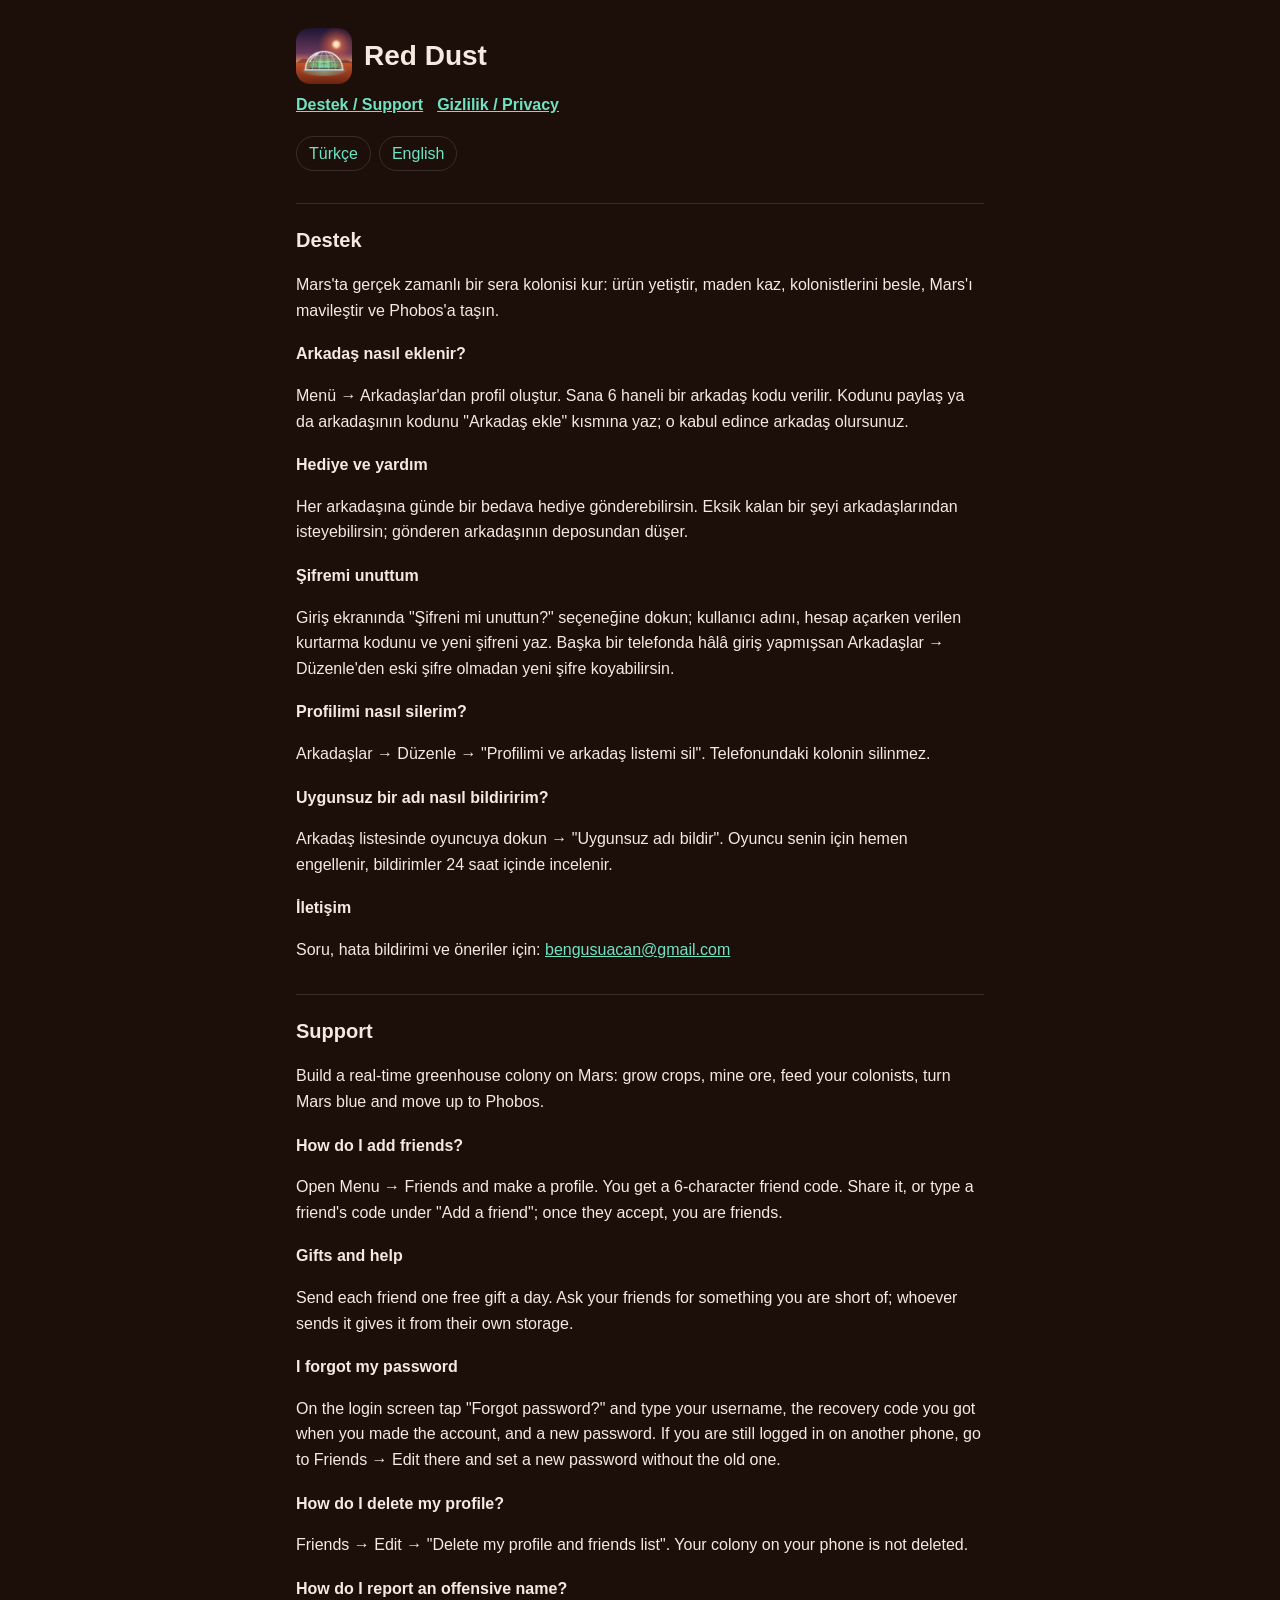
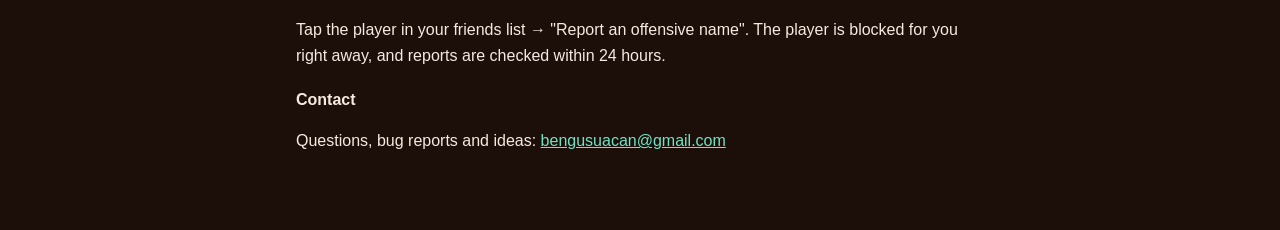
<file: index.html>
<!doctype html><html lang="tr"><head><meta charset="utf-8"><meta name="viewport" content="width=device-width,initial-scale=1">
<title>Red Dust · Destek / Support</title><link rel="stylesheet" href="style.css"><link rel="icon" href="icon.png"></head><body><main>
<header><img src="icon.png" alt=""><h1>Red Dust</h1></header>
<nav><a href="index.html">Destek / Support</a><a href="privacy.html">Gizlilik / Privacy</a></nav>
<div class="lang"><a href="#tr">Türkçe</a><a href="#en">English</a></div>

<section id="tr">
<h2>Destek</h2>
<p>Mars'ta gerçek zamanlı bir sera kolonisi kur: ürün yetiştir, maden kaz, kolonistlerini besle, Mars'ı mavileştir ve Phobos'a taşın.</p>
<h3>Arkadaş nasıl eklenir?</h3>
<p>Menü → Arkadaşlar'dan profil oluştur. Sana 6 haneli bir arkadaş kodu verilir. Kodunu paylaş ya da arkadaşının kodunu "Arkadaş ekle" kısmına yaz; o kabul edince arkadaş olursunuz.</p>
<h3>Hediye ve yardım</h3>
<p>Her arkadaşına günde bir bedava hediye gönderebilirsin. Eksik kalan bir şeyi arkadaşlarından isteyebilirsin; gönderen arkadaşının deposundan düşer.</p>
<h3>Şifremi unuttum</h3>
<p>Giriş ekranında "Şifreni mi unuttun?" seçeneğine dokun; kullanıcı adını, hesap açarken verilen kurtarma kodunu ve yeni şifreni yaz. Başka bir telefonda hâlâ giriş yapmışsan Arkadaşlar → Düzenle'den eski şifre olmadan yeni şifre koyabilirsin.</p>
<h3>Profilimi nasıl silerim?</h3>
<p>Arkadaşlar → Düzenle → "Profilimi ve arkadaş listemi sil". Telefonundaki kolonin silinmez.</p>
<h3>Uygunsuz bir adı nasıl bildiririm?</h3>
<p>Arkadaş listesinde oyuncuya dokun → "Uygunsuz adı bildir". Oyuncu senin için hemen engellenir, bildirimler 24 saat içinde incelenir.</p>
<h3>İletişim</h3>
<p>Soru, hata bildirimi ve öneriler için: <a href="mailto:bengusuacan@gmail.com">bengusuacan@gmail.com</a></p>
</section>

<section id="en">
<h2>Support</h2>
<p>Build a real-time greenhouse colony on Mars: grow crops, mine ore, feed your colonists, turn Mars blue and move up to Phobos.</p>
<h3>How do I add friends?</h3>
<p>Open Menu → Friends and make a profile. You get a 6-character friend code. Share it, or type a friend's code under "Add a friend"; once they accept, you are friends.</p>
<h3>Gifts and help</h3>
<p>Send each friend one free gift a day. Ask your friends for something you are short of; whoever sends it gives it from their own storage.</p>
<h3>I forgot my password</h3>
<p>On the login screen tap "Forgot password?" and type your username, the recovery code you got when you made the account, and a new password. If you are still logged in on another phone, go to Friends → Edit there and set a new password without the old one.</p>
<h3>How do I delete my profile?</h3>
<p>Friends → Edit → "Delete my profile and friends list". Your colony on your phone is not deleted.</p>
<h3>How do I report an offensive name?</h3>
<p>Tap the player in your friends list → "Report an offensive name". The player is blocked for you right away, and reports are checked within 24 hours.</p>
<h3>Contact</h3>
<p>Questions, bug reports and ideas: <a href="mailto:bengusuacan@gmail.com">bengusuacan@gmail.com</a></p>
</section>
</main></body></html>
</file>
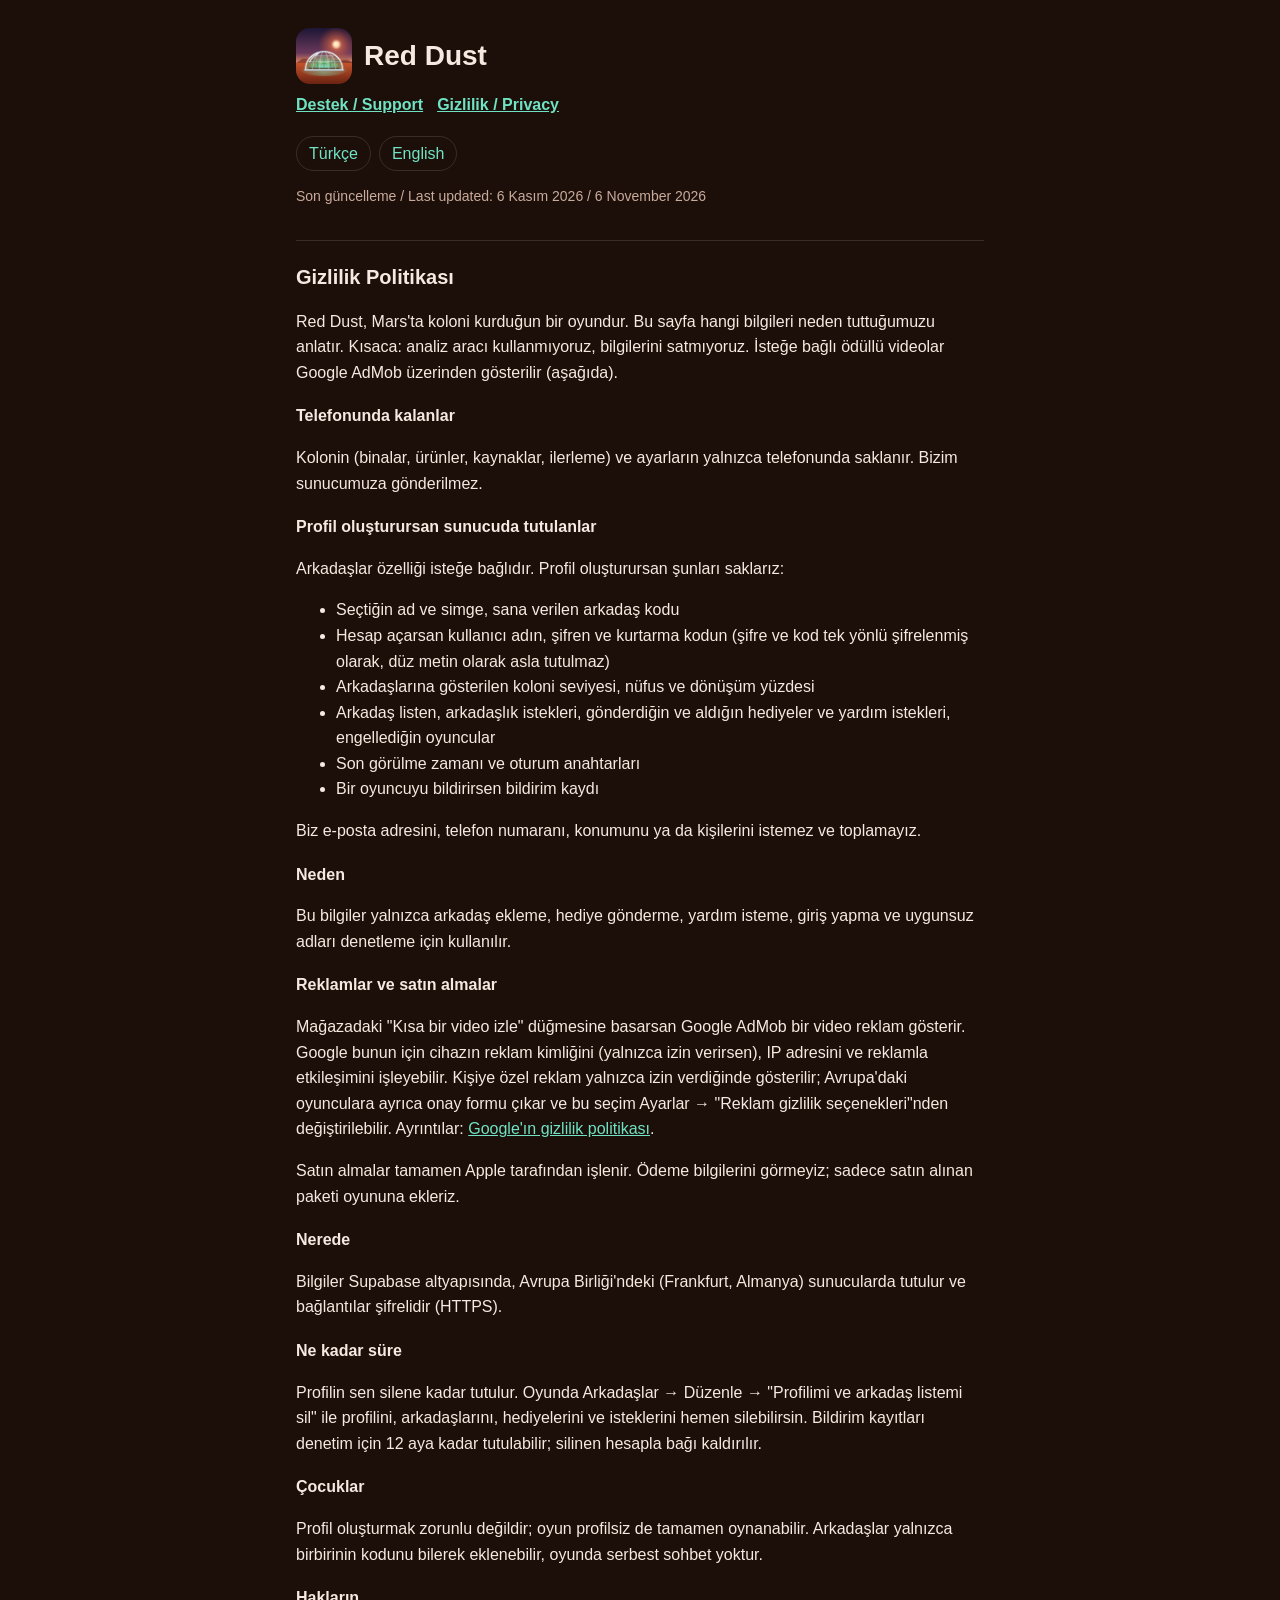
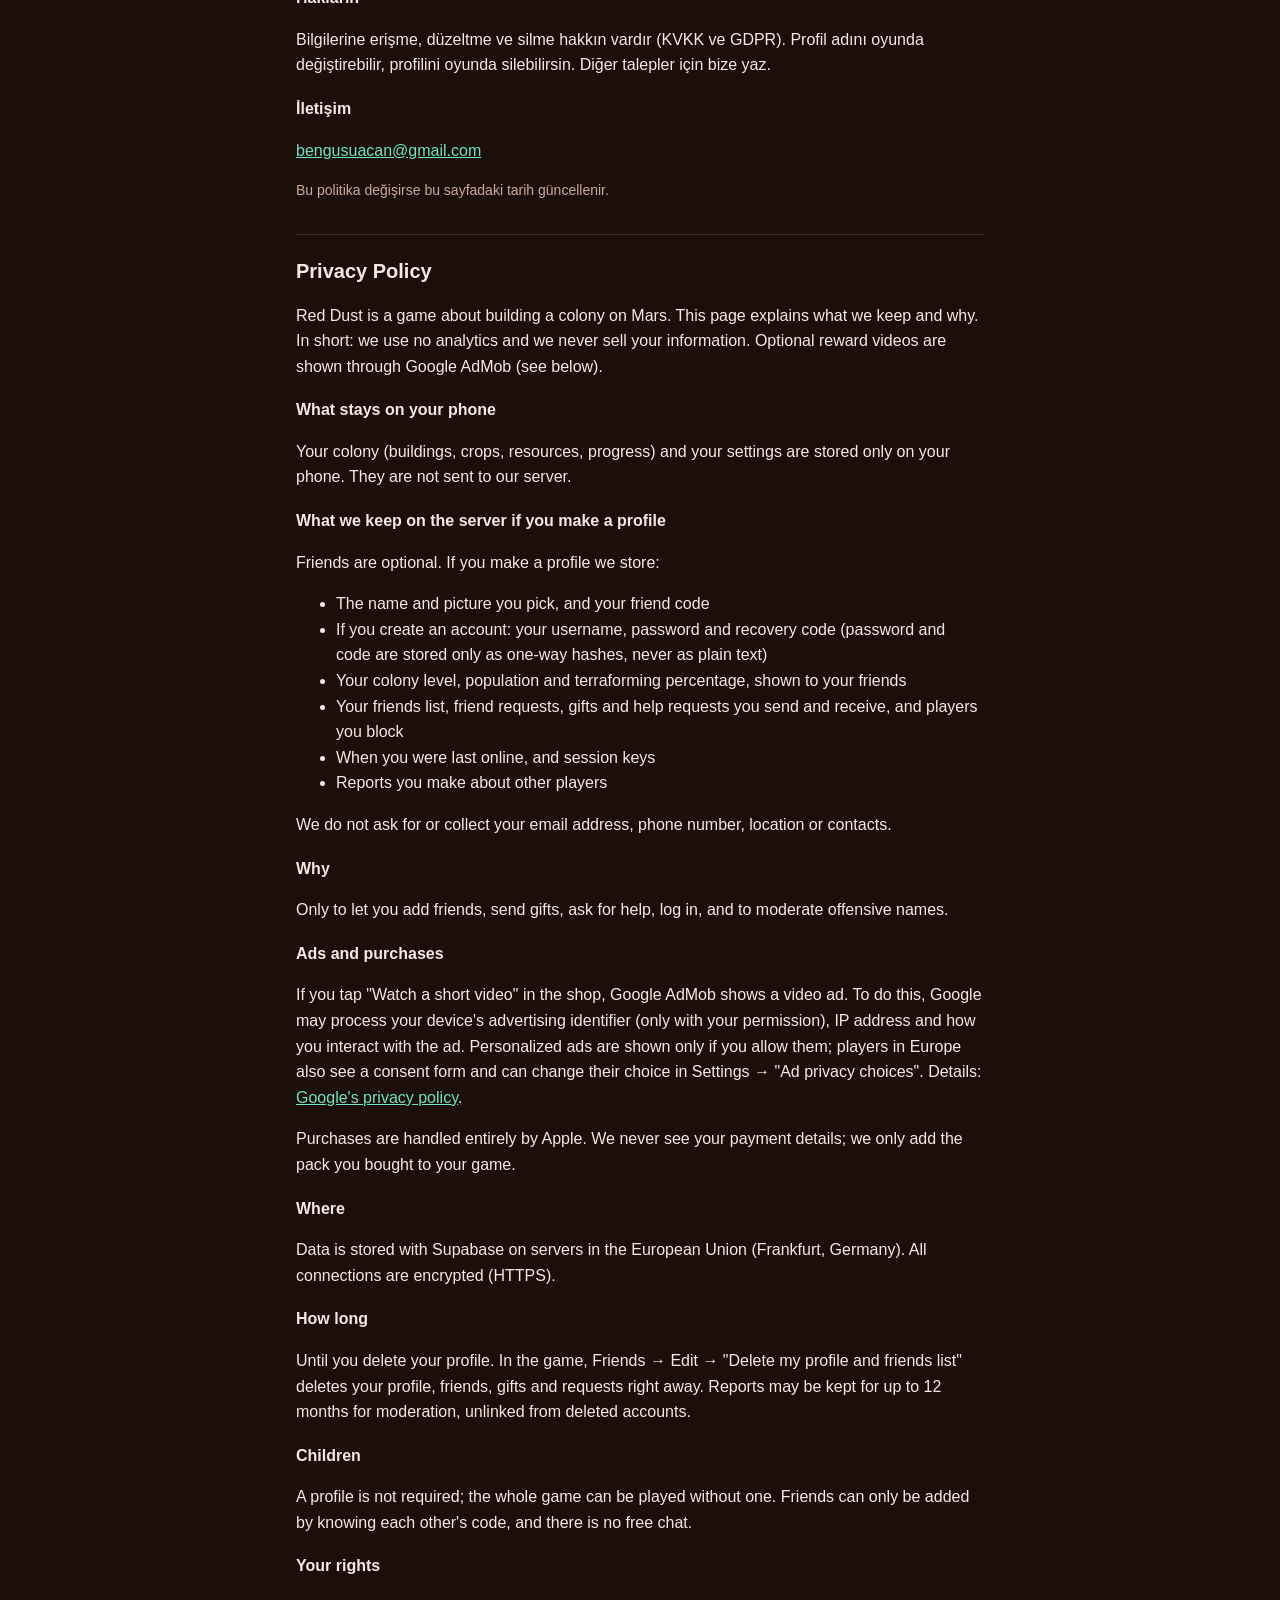
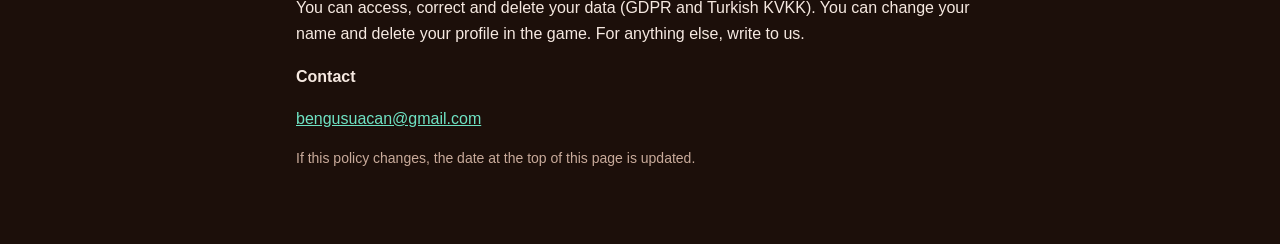
<file: privacy.html>
<!doctype html><html lang="tr"><head><meta charset="utf-8"><meta name="viewport" content="width=device-width,initial-scale=1">
<title>Red Dust · Gizlilik Politikası / Privacy Policy</title><link rel="stylesheet" href="style.css"><link rel="icon" href="icon.png"></head><body><main>
<header><img src="icon.png" alt=""><h1>Red Dust</h1></header>
<nav><a href="index.html">Destek / Support</a><a href="privacy.html">Gizlilik / Privacy</a></nav>
<div class="lang"><a href="#tr">Türkçe</a><a href="#en">English</a></div>
<p class="muted">Son güncelleme / Last updated: 6 Kasım 2026 / 6 November 2026</p>

<section id="tr">
<h2>Gizlilik Politikası</h2>
<p>Red Dust, Mars'ta koloni kurduğun bir oyundur. Bu sayfa hangi bilgileri neden tuttuğumuzu anlatır. Kısaca: analiz aracı kullanmıyoruz, bilgilerini satmıyoruz. İsteğe bağlı ödüllü videolar Google AdMob üzerinden gösterilir (aşağıda).</p>
<h3>Telefonunda kalanlar</h3>
<p>Kolonin (binalar, ürünler, kaynaklar, ilerleme) ve ayarların yalnızca telefonunda saklanır. Bizim sunucumuza gönderilmez.</p>
<h3>Profil oluşturursan sunucuda tutulanlar</h3>
<p>Arkadaşlar özelliği isteğe bağlıdır. Profil oluşturursan şunları saklarız:</p>
<ul>
<li>Seçtiğin ad ve simge, sana verilen arkadaş kodu</li>
<li>Hesap açarsan kullanıcı adın, şifren ve kurtarma kodun (şifre ve kod tek yönlü şifrelenmiş olarak, düz metin olarak asla tutulmaz)</li>
<li>Arkadaşlarına gösterilen koloni seviyesi, nüfus ve dönüşüm yüzdesi</li>
<li>Arkadaş listen, arkadaşlık istekleri, gönderdiğin ve aldığın hediyeler ve yardım istekleri, engellediğin oyuncular</li>
<li>Son görülme zamanı ve oturum anahtarları</li>
<li>Bir oyuncuyu bildirirsen bildirim kaydı</li>
</ul>
<p>Biz e-posta adresini, telefon numaranı, konumunu ya da kişilerini istemez ve toplamayız.</p>
<h3>Neden</h3>
<p>Bu bilgiler yalnızca arkadaş ekleme, hediye gönderme, yardım isteme, giriş yapma ve uygunsuz adları denetleme için kullanılır.</p>
<h3>Reklamlar ve satın almalar</h3>
<p>Mağazadaki "Kısa bir video izle" düğmesine basarsan Google AdMob bir video reklam gösterir. Google bunun için cihazın reklam kimliğini (yalnızca izin verirsen), IP adresini ve reklamla etkileşimini işleyebilir. Kişiye özel reklam yalnızca izin verdiğinde gösterilir; Avrupa'daki oyunculara ayrıca onay formu çıkar ve bu seçim Ayarlar → "Reklam gizlilik seçenekleri"nden değiştirilebilir. Ayrıntılar: <a href="https://policies.google.com/technologies/partner-sites">Google'ın gizlilik politikası</a>.</p>
<p>Satın almalar tamamen Apple tarafından işlenir. Ödeme bilgilerini görmeyiz; sadece satın alınan paketi oyununa ekleriz.</p>
<h3>Nerede</h3>
<p>Bilgiler Supabase altyapısında, Avrupa Birliği'ndeki (Frankfurt, Almanya) sunucularda tutulur ve bağlantılar şifrelidir (HTTPS).</p>
<h3>Ne kadar süre</h3>
<p>Profilin sen silene kadar tutulur. Oyunda Arkadaşlar → Düzenle → "Profilimi ve arkadaş listemi sil" ile profilini, arkadaşlarını, hediyelerini ve isteklerini hemen silebilirsin. Bildirim kayıtları denetim için 12 aya kadar tutulabilir; silinen hesapla bağı kaldırılır.</p>
<h3>Çocuklar</h3>
<p>Profil oluşturmak zorunlu değildir; oyun profilsiz de tamamen oynanabilir. Arkadaşlar yalnızca birbirinin kodunu bilerek eklenebilir, oyunda serbest sohbet yoktur.</p>
<h3>Hakların</h3>
<p>Bilgilerine erişme, düzeltme ve silme hakkın vardır (KVKK ve GDPR). Profil adını oyunda değiştirebilir, profilini oyunda silebilirsin. Diğer talepler için bize yaz.</p>
<h3>İletişim</h3>
<p><a href="mailto:bengusuacan@gmail.com">bengusuacan@gmail.com</a></p>
<p class="muted">Bu politika değişirse bu sayfadaki tarih güncellenir.</p>
</section>

<section id="en">
<h2>Privacy Policy</h2>
<p>Red Dust is a game about building a colony on Mars. This page explains what we keep and why. In short: we use no analytics and we never sell your information. Optional reward videos are shown through Google AdMob (see below).</p>
<h3>What stays on your phone</h3>
<p>Your colony (buildings, crops, resources, progress) and your settings are stored only on your phone. They are not sent to our server.</p>
<h3>What we keep on the server if you make a profile</h3>
<p>Friends are optional. If you make a profile we store:</p>
<ul>
<li>The name and picture you pick, and your friend code</li>
<li>If you create an account: your username, password and recovery code (password and code are stored only as one-way hashes, never as plain text)</li>
<li>Your colony level, population and terraforming percentage, shown to your friends</li>
<li>Your friends list, friend requests, gifts and help requests you send and receive, and players you block</li>
<li>When you were last online, and session keys</li>
<li>Reports you make about other players</li>
</ul>
<p>We do not ask for or collect your email address, phone number, location or contacts.</p>
<h3>Why</h3>
<p>Only to let you add friends, send gifts, ask for help, log in, and to moderate offensive names.</p>
<h3>Ads and purchases</h3>
<p>If you tap "Watch a short video" in the shop, Google AdMob shows a video ad. To do this, Google may process your device's advertising identifier (only with your permission), IP address and how you interact with the ad. Personalized ads are shown only if you allow them; players in Europe also see a consent form and can change their choice in Settings → "Ad privacy choices". Details: <a href="https://policies.google.com/technologies/partner-sites">Google's privacy policy</a>.</p>
<p>Purchases are handled entirely by Apple. We never see your payment details; we only add the pack you bought to your game.</p>
<h3>Where</h3>
<p>Data is stored with Supabase on servers in the European Union (Frankfurt, Germany). All connections are encrypted (HTTPS).</p>
<h3>How long</h3>
<p>Until you delete your profile. In the game, Friends → Edit → "Delete my profile and friends list" deletes your profile, friends, gifts and requests right away. Reports may be kept for up to 12 months for moderation, unlinked from deleted accounts.</p>
<h3>Children</h3>
<p>A profile is not required; the whole game can be played without one. Friends can only be added by knowing each other's code, and there is no free chat.</p>
<h3>Your rights</h3>
<p>You can access, correct and delete your data (GDPR and Turkish KVKK). You can change your name and delete your profile in the game. For anything else, write to us.</p>
<h3>Contact</h3>
<p><a href="mailto:bengusuacan@gmail.com">bengusuacan@gmail.com</a></p>
<p class="muted">If this policy changes, the date at the top of this page is updated.</p>
</section>
</main></body></html>
</file>
<file: style.css>
:root{--bg:#1c0f0a;--panel:#2a1810;--ink:#f6e9e1;--muted:#c9ab9b;--accent:#6fe3c4;--line:rgba(255,255,255,.12)}
*{box-sizing:border-box}body{margin:0;background:var(--bg);color:var(--ink);font:16px/1.6 -apple-system,BlinkMacSystemFont,"Segoe UI",Roboto,sans-serif}
main{max-width:720px;margin:0 auto;padding:28px 16px 60px}
header{display:flex;align-items:center;gap:12px;margin-bottom:8px}header img{width:56px;height:56px;border-radius:14px}
h1{font-size:28px;margin:0}h2{font-size:20px;margin:32px 0 6px;border-top:1px solid var(--line);padding-top:20px}h3{font-size:16px;margin:18px 0 2px}
p,li{color:var(--ink)}.muted{color:var(--muted);font-size:14px}a{color:var(--accent)}
nav{display:flex;gap:14px;flex-wrap:wrap;margin:6px 0 18px}nav a{font-weight:600}
.lang{display:flex;gap:8px;margin:10px 0}.lang a{border:1px solid var(--line);border-radius:999px;padding:4px 12px;text-decoration:none}
section{scroll-margin-top:12px}
</file>
